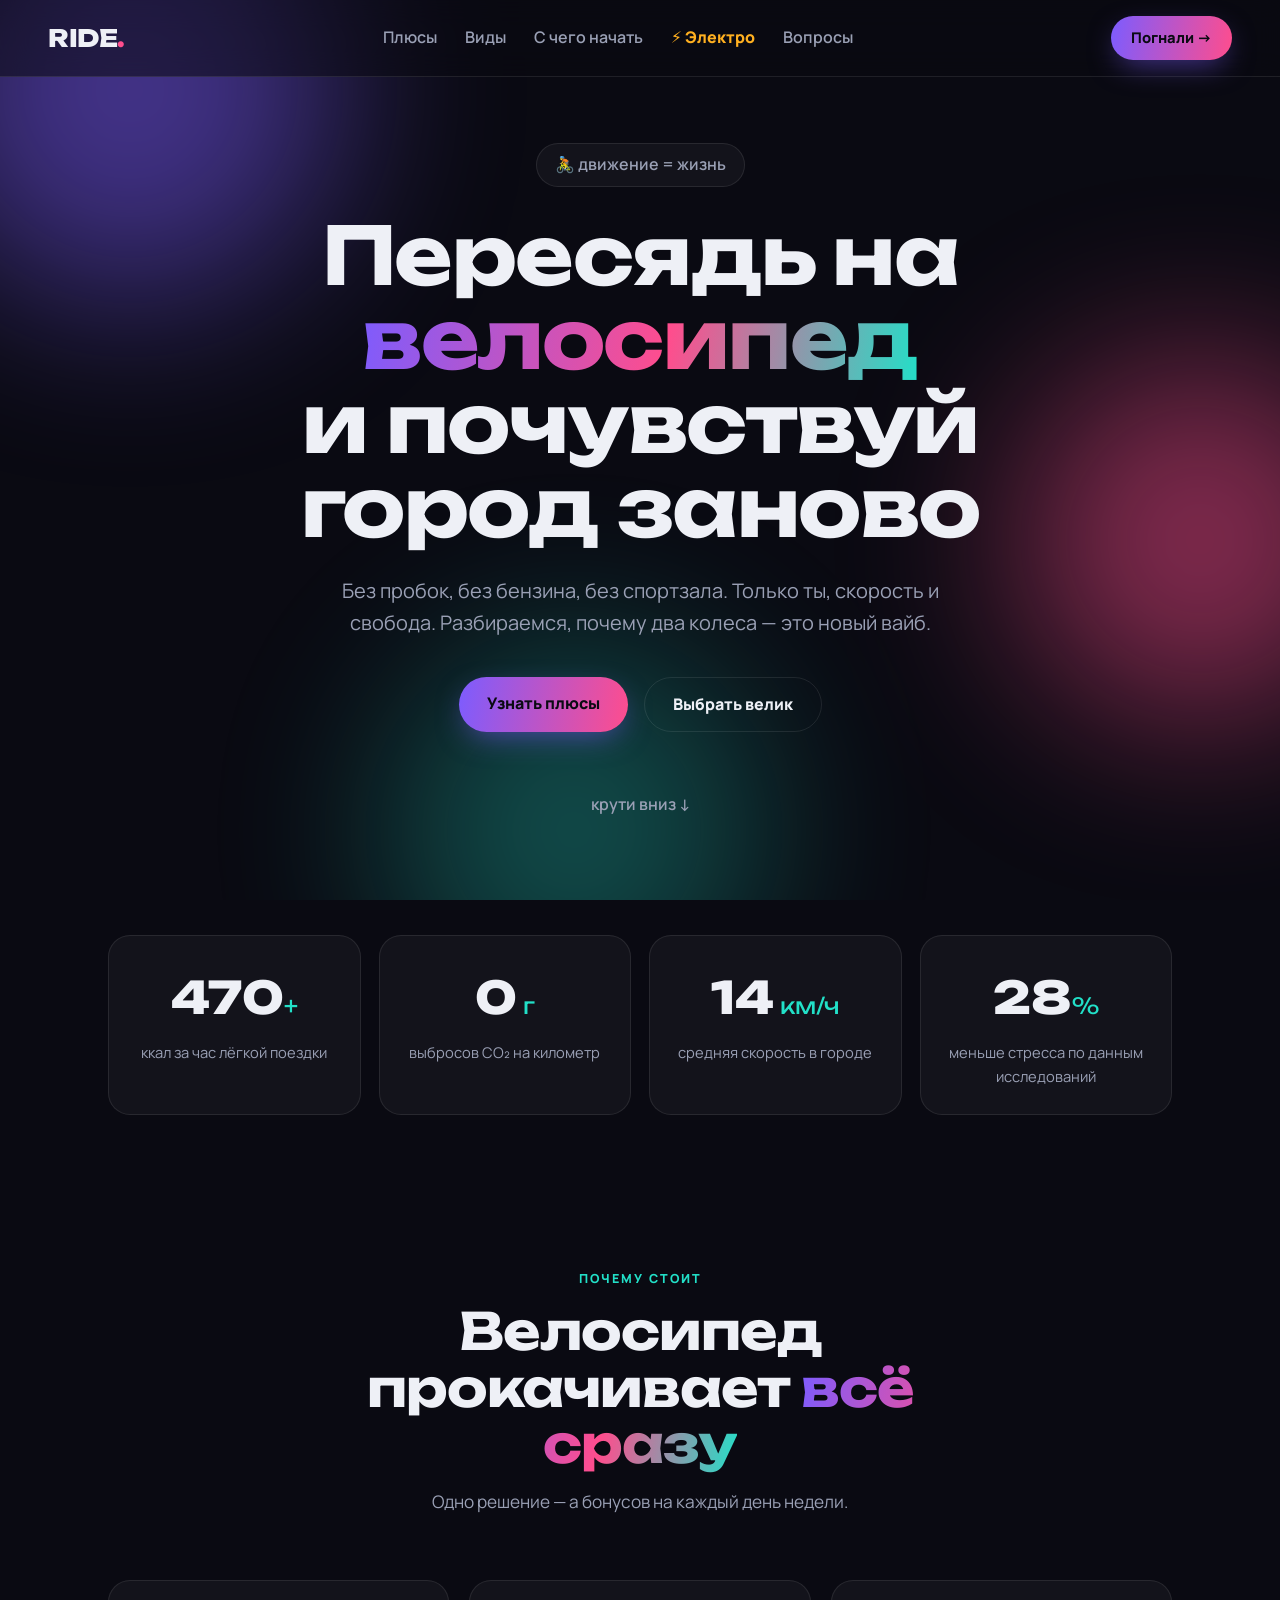
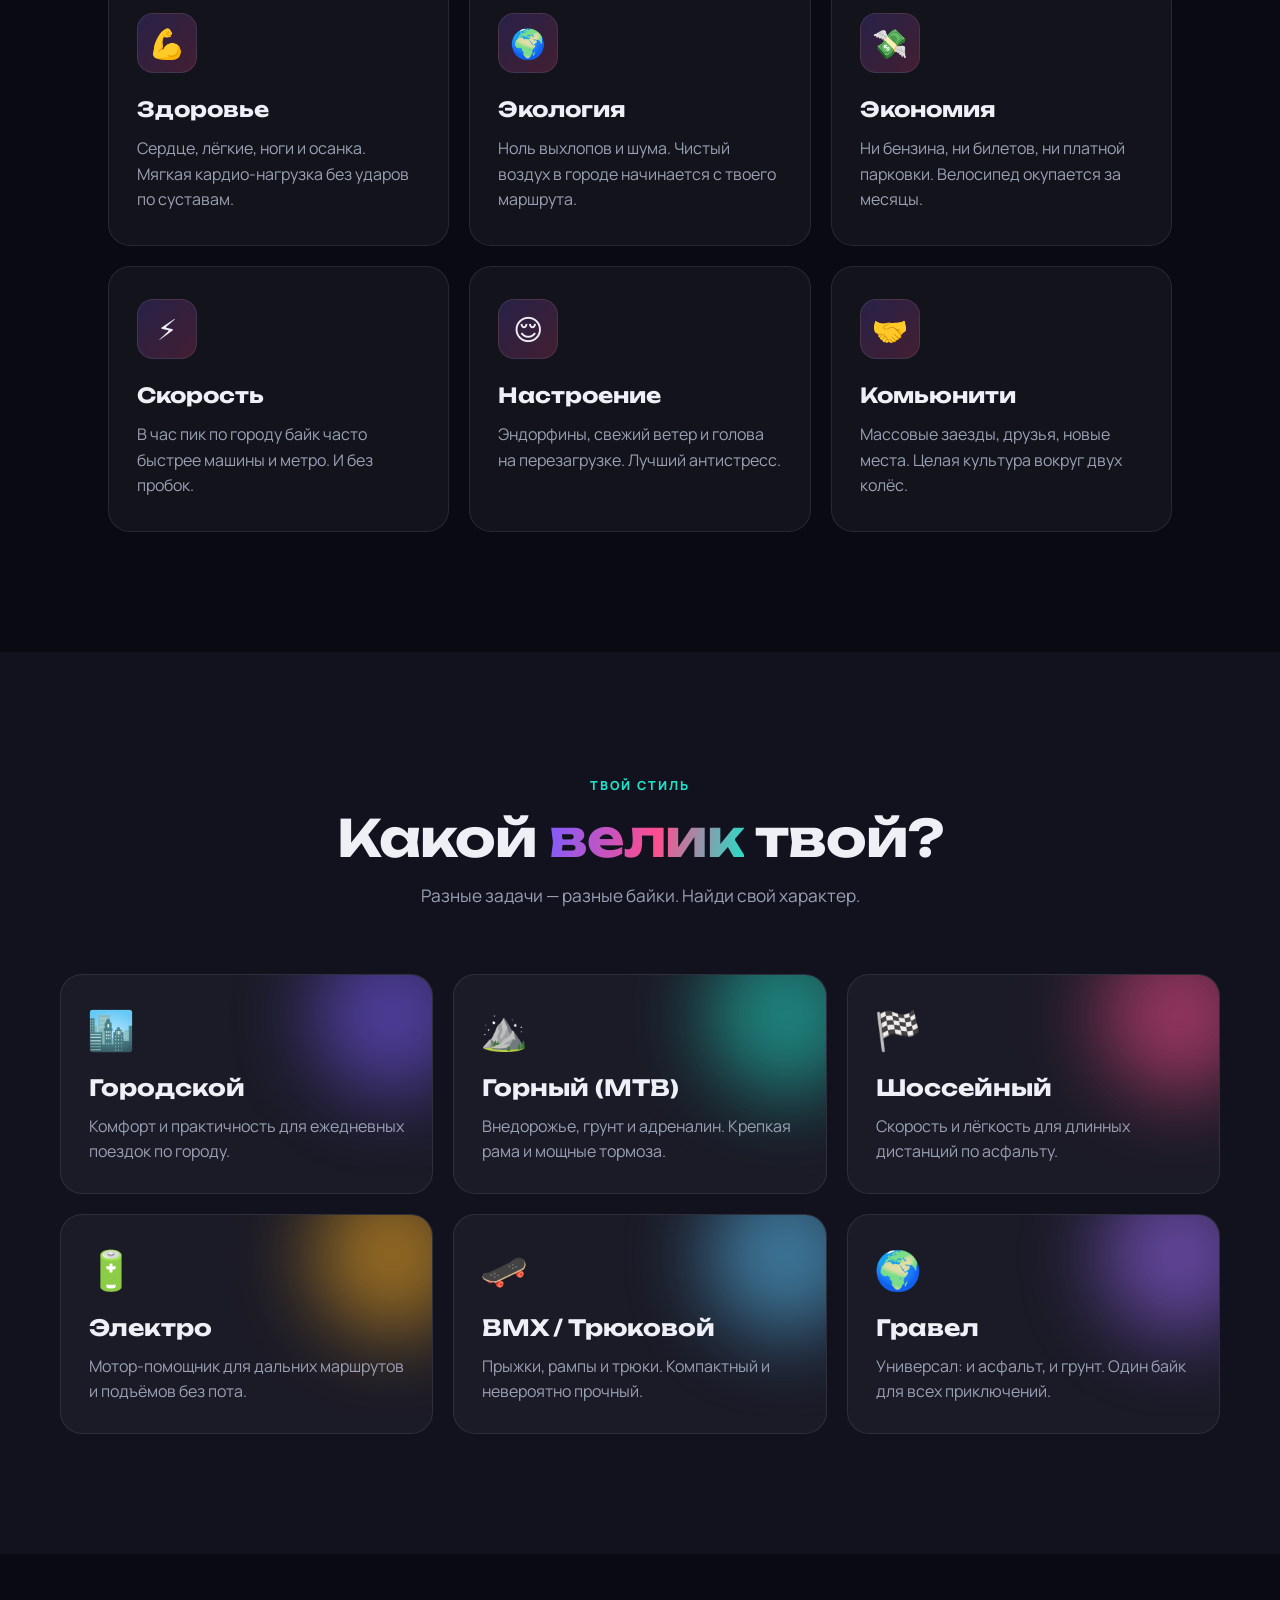
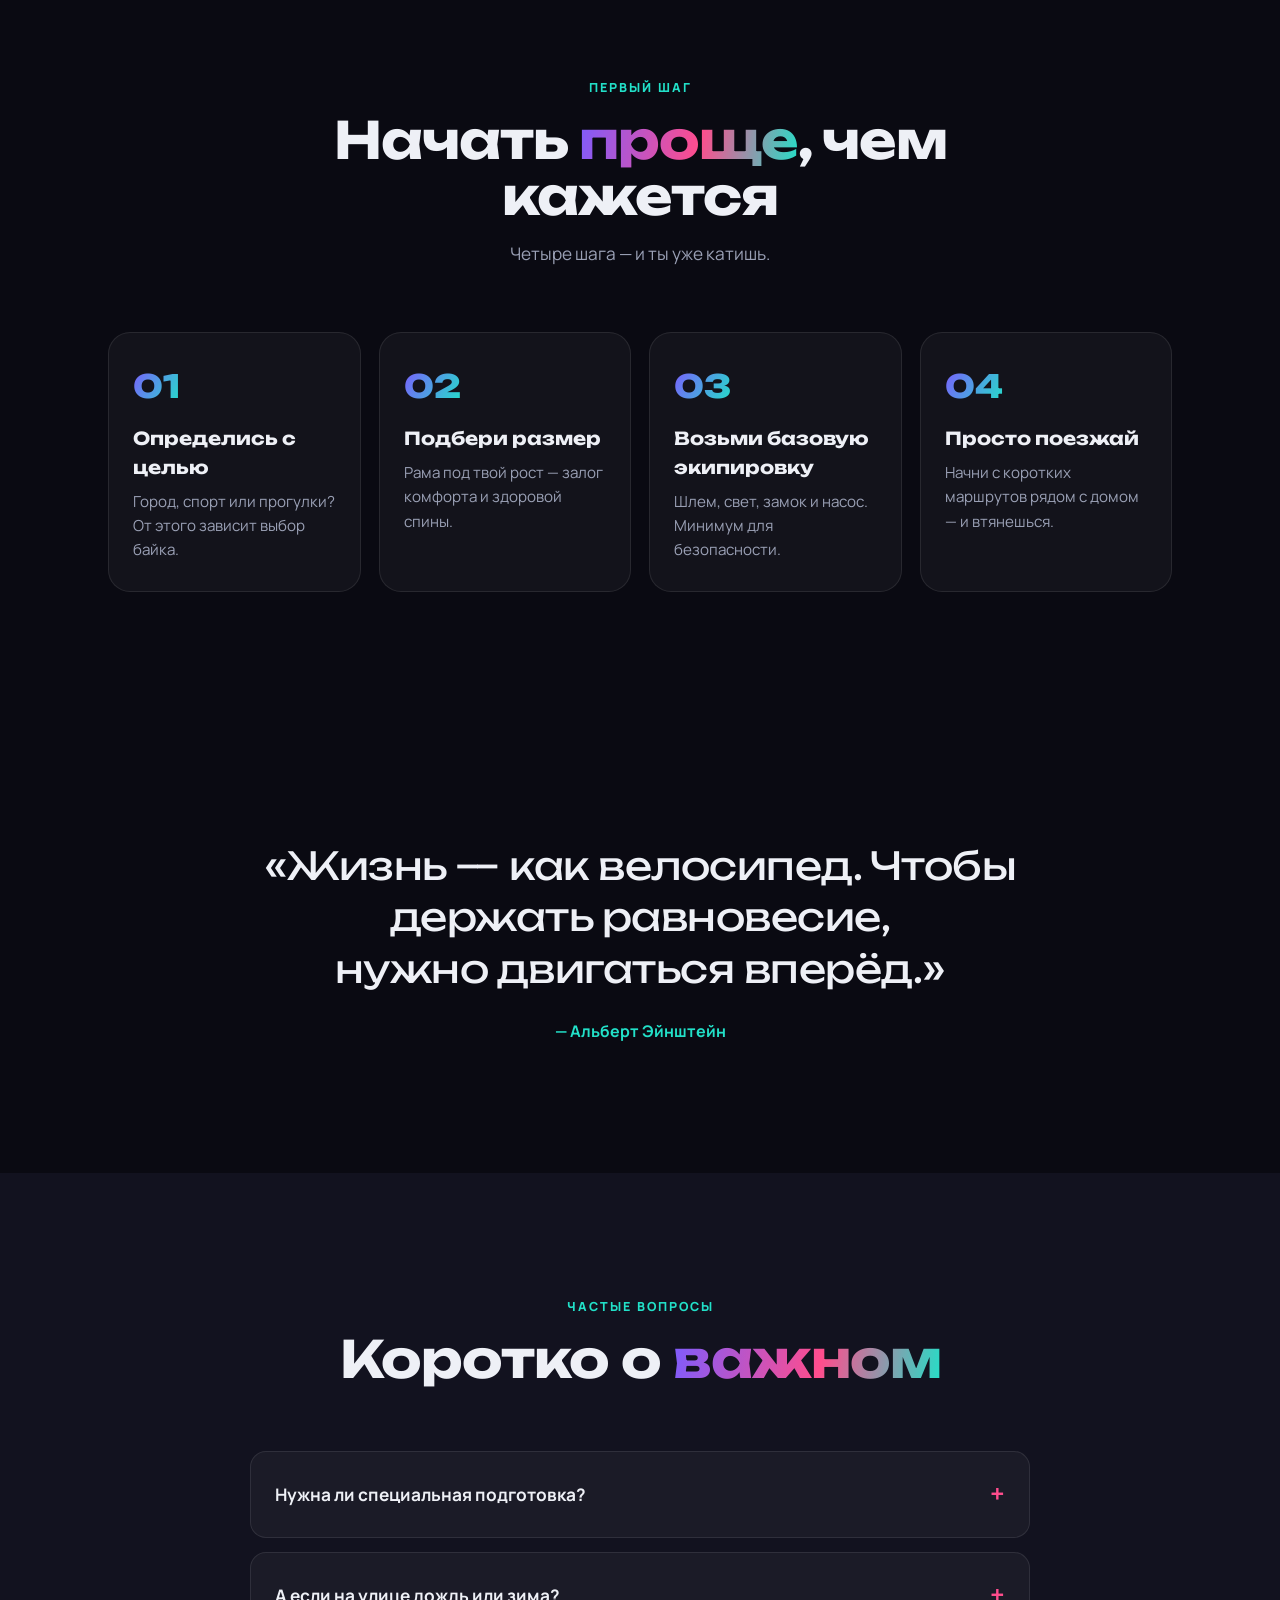
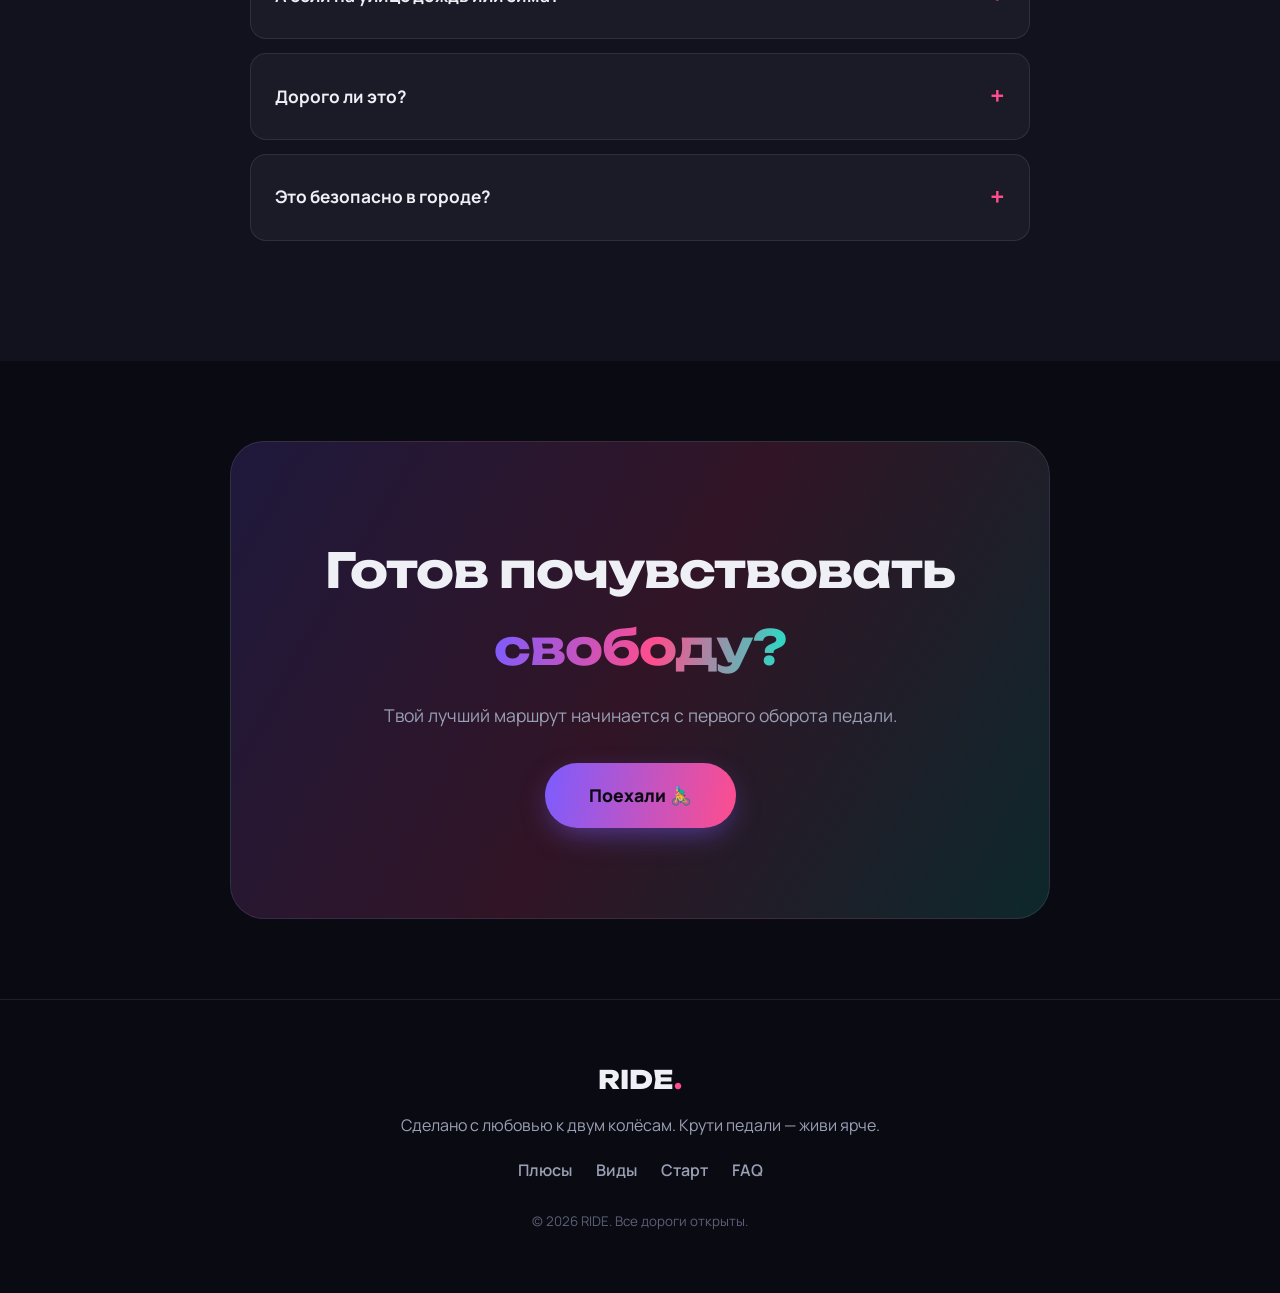
<file: index.html>
<!DOCTYPE html>
<html lang="ru">
<head>
  <meta charset="UTF-8" />
  <meta name="viewport" content="width=device-width, initial-scale=1.0" />
  <meta name="description" content="RIDE — современный сайт о велосипедах: зачем крутить педали, какой велик выбрать и как начать. Стиль, здоровье, свобода." />
  <title>RIDE — жизнь на двух колёсах</title>
  <link rel="preconnect" href="https://fonts.googleapis.com" />
  <link rel="preconnect" href="https://fonts.gstatic.com" crossorigin />
  <link href="https://fonts.googleapis.com/css2?family=Manrope:wght@400;600;800&family=Unbounded:wght@600;800&display=swap" rel="stylesheet" />
  <link rel="stylesheet" href="styles.css" />
</head>
<body>
  <!-- ФОНОВЫЕ БЛИКИ -->
  <div class="bg-orbs" aria-hidden="true">
    <span class="orb orb--1"></span>
    <span class="orb orb--2"></span>
    <span class="orb orb--3"></span>
  </div>

  <!-- ШАПКА -->
  <header class="nav" id="top">
    <a href="#top" class="nav__logo">RIDE<span>.</span></a>
    <nav class="nav__links" id="navLinks">
      <a href="#benefits">Плюсы</a>
      <a href="#types">Виды</a>
      <a href="#start">С чего начать</a>
      <a href="ebike.html" style="color: #ffb020; font-weight: 800;">⚡ Электро</a>
      <a href="#faq">Вопросы</a>
    </nav>
    <a href="#start" class="btn btn--sm nav__cta">Погнали →</a>
    <button class="nav__burger" id="burger" aria-label="Меню">
      <span></span><span></span><span></span>
    </button>
  </header>

  <!-- HERO -->
  <section class="hero">
    <div class="hero__inner">
      <p class="hero__tag reveal">🚴 движение = жизнь</p>
      <h1 class="hero__title reveal">
        Пересядь на <span class="grad">велосипед</span><br />и почувствуй город заново
      </h1>
      <p class="hero__sub reveal">
        Без пробок, без бензина, без спортзала. Только ты, скорость и свобода.
        Разбираемся, почему два колеса — это новый вайб.
      </p>
      <div class="hero__actions reveal">
        <a href="#benefits" class="btn">Узнать плюсы</a>
        <a href="#types" class="btn btn--ghost">Выбрать велик</a>
      </div>
    </div>
    <div class="hero__scroll reveal">крути вниз ↓</div>
  </section>

  <!-- СТАТИСТИКА -->
  <section class="stats">
    <div class="stat">
      <span class="stat__num" data-count="500">0</span><span class="stat__plus">+</span>
      <p>ккал за час лёгкой поездки</p>
    </div>
    <div class="stat">
      <span class="stat__num" data-count="0">0</span><span class="stat__plus"> г</span>
      <p>выбросов CO₂ на километр</p>
    </div>
    <div class="stat">
      <span class="stat__num" data-count="15">0</span><span class="stat__plus"> км/ч</span>
      <p>средняя скорость в городе</p>
    </div>
    <div class="stat">
      <span class="stat__num" data-count="30">0</span><span class="stat__plus">%</span>
      <p>меньше стресса по данным исследований</p>
    </div>
  </section>

  <!-- ПРЕИМУЩЕСТВА -->
  <section class="section" id="benefits">
    <div class="section__head reveal">
      <span class="eyebrow">Почему стоит</span>
      <h2>Велосипед прокачивает <span class="grad">всё сразу</span></h2>
      <p>Одно решение — а бонусов на каждый день недели.</p>
    </div>
    <div class="cards">
      <article class="card reveal">
        <div class="card__ico">💪</div>
        <h3>Здоровье</h3>
        <p>Сердце, лёгкие, ноги и осанка. Мягкая кардио-нагрузка без ударов по суставам.</p>
      </article>
      <article class="card reveal">
        <div class="card__ico">🌍</div>
        <h3>Экология</h3>
        <p>Ноль выхлопов и шума. Чистый воздух в городе начинается с твоего маршрута.</p>
      </article>
      <article class="card reveal">
        <div class="card__ico">💸</div>
        <h3>Экономия</h3>
        <p>Ни бензина, ни билетов, ни платной парковки. Велосипед окупается за месяцы.</p>
      </article>
      <article class="card reveal">
        <div class="card__ico">⚡</div>
        <h3>Скорость</h3>
        <p>В час пик по городу байк часто быстрее машины и метро. И без пробок.</p>
      </article>
      <article class="card reveal">
        <div class="card__ico">😌</div>
        <h3>Настроение</h3>
        <p>Эндорфины, свежий ветер и голова на перезагрузке. Лучший антистресс.</p>
      </article>
      <article class="card reveal">
        <div class="card__ico">🤝</div>
        <h3>Комьюнити</h3>
        <p>Массовые заезды, друзья, новые места. Целая культура вокруг двух колёс.</p>
      </article>
    </div>
  </section>

  <!-- ВИДЫ -->
  <section class="section section--alt" id="types">
    <div class="section__head reveal">
      <span class="eyebrow">Твой стиль</span>
      <h2>Какой <span class="grad">велик</span> твой?</h2>
      <p>Разные задачи — разные байки. Найди свой характер.</p>
    </div>
    <div class="types" id="typesGrid"></div>
  </section>

  <!-- С ЧЕГО НАЧАТЬ -->
  <section class="section" id="start">
    <div class="section__head reveal">
      <span class="eyebrow">Первый шаг</span>
      <h2>Начать <span class="grad">проще</span>, чем кажется</h2>
      <p>Четыре шага — и ты уже катишь.</p>
    </div>
    <ol class="steps">
      <li class="step reveal">
        <span class="step__n">01</span>
        <h3>Определись с целью</h3>
        <p>Город, спорт или прогулки? От этого зависит выбор байка.</p>
      </li>
      <li class="step reveal">
        <span class="step__n">02</span>
        <h3>Подбери размер</h3>
        <p>Рама под твой рост — залог комфорта и здоровой спины.</p>
      </li>
      <li class="step reveal">
        <span class="step__n">03</span>
        <h3>Возьми базовую экипировку</h3>
        <p>Шлем, свет, замок и насос. Минимум для безопасности.</p>
      </li>
      <li class="step reveal">
        <span class="step__n">04</span>
        <h3>Просто поезжай</h3>
        <p>Начни с коротких маршрутов рядом с домом — и втянешься.</p>
      </li>
    </ol>
  </section>

  <!-- ЦИТАТА -->
  <section class="quote reveal">
    <blockquote>
      «Жизнь — как велосипед. Чтобы держать равновесие,<br />нужно двигаться вперёд.»
    </blockquote>
    <cite>— Альберт Эйнштейн</cite>
  </section>

  <!-- FAQ -->
  <section class="section section--alt" id="faq">
    <div class="section__head reveal">
      <span class="eyebrow">Частые вопросы</span>
      <h2>Коротко о <span class="grad">важном</span></h2>
    </div>
    <div class="faq">
      <details class="faq__item reveal">
        <summary>Нужна ли специальная подготовка?</summary>
        <p>Нет. Если умеешь держать равновесие — ты готов. Мышцы и выносливость подтянутся сами за пару недель.</p>
      </details>
      <details class="faq__item reveal">
        <summary>А если на улице дождь или зима?</summary>
        <p>Крылья, свет и правильная одежда решают почти всё. Тысячи людей катают круглый год — вопрос экипировки, а не сезона.</p>
      </details>
      <details class="faq__item reveal">
        <summary>Дорого ли это?</summary>
        <p>Надёжный городской велосипед стоит как несколько месяцев проездного, а служит годами. Дальше — почти бесплатное передвижение.</p>
      </details>
      <details class="faq__item reveal">
        <summary>Это безопасно в городе?</summary>
        <p>Да, если соблюдать правила, быть заметным и предсказуемым. Шлем, свет и внимание снижают риски в разы.</p>
      </details>
    </div>
  </section>

  <!-- CTA -->
  <section class="cta reveal">
    <h2>Готов почувствовать <span class="grad">свободу?</span></h2>
    <p>Твой лучший маршрут начинается с первого оборота педали.</p>
    <a href="#top" class="btn btn--lg">Поехали 🚴‍♂️</a>
  </section>

  <!-- ФУТЕР -->
  <footer class="footer">
    <div class="footer__logo">RIDE<span>.</span></div>
    <p>Сделано с любовью к двум колёсам. Крути педали — живи ярче.</p>
    <div class="footer__links">
      <a href="#benefits">Плюсы</a>
      <a href="#types">Виды</a>
      <a href="#start">Старт</a>
      <a href="#faq">FAQ</a>
    </div>
    <small>© 2026 RIDE. Все дороги открыты.</small>
  </footer>

  <script src="script.js"></script>
</body>
</html>
</file>
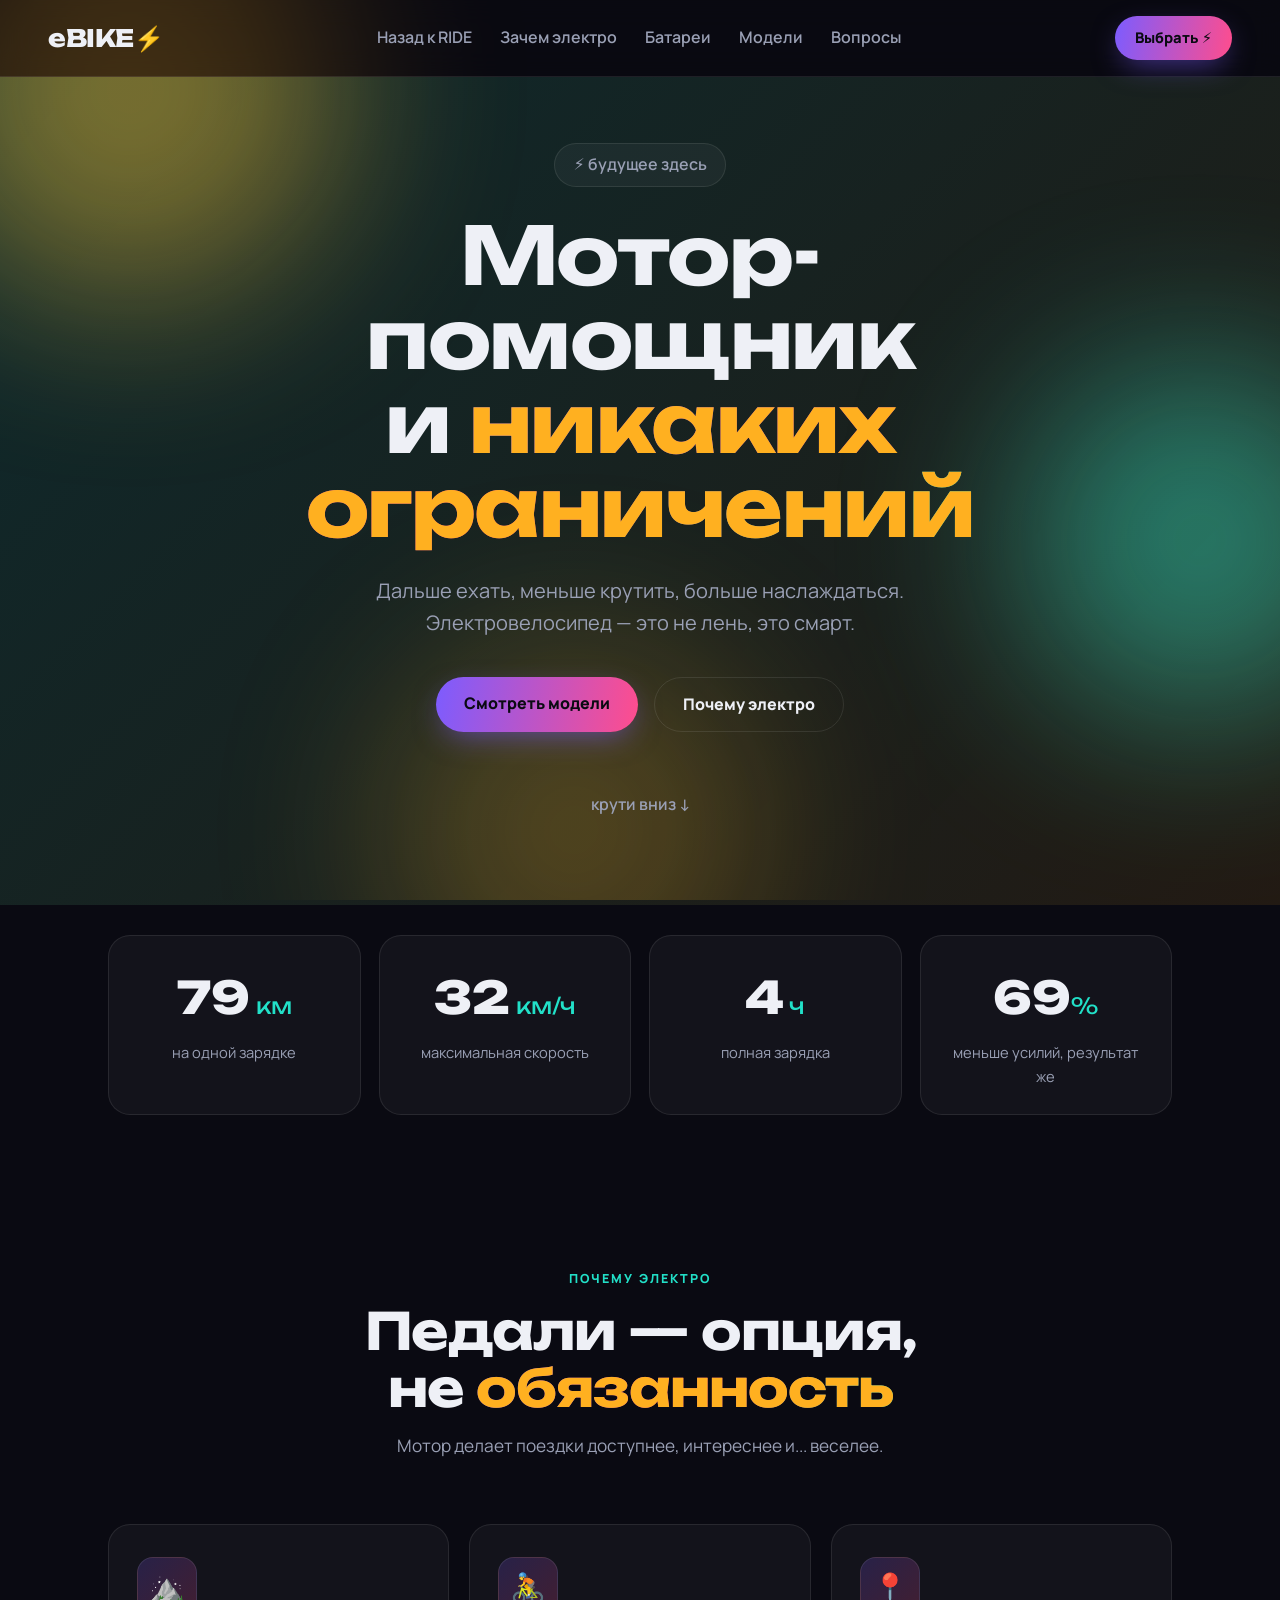
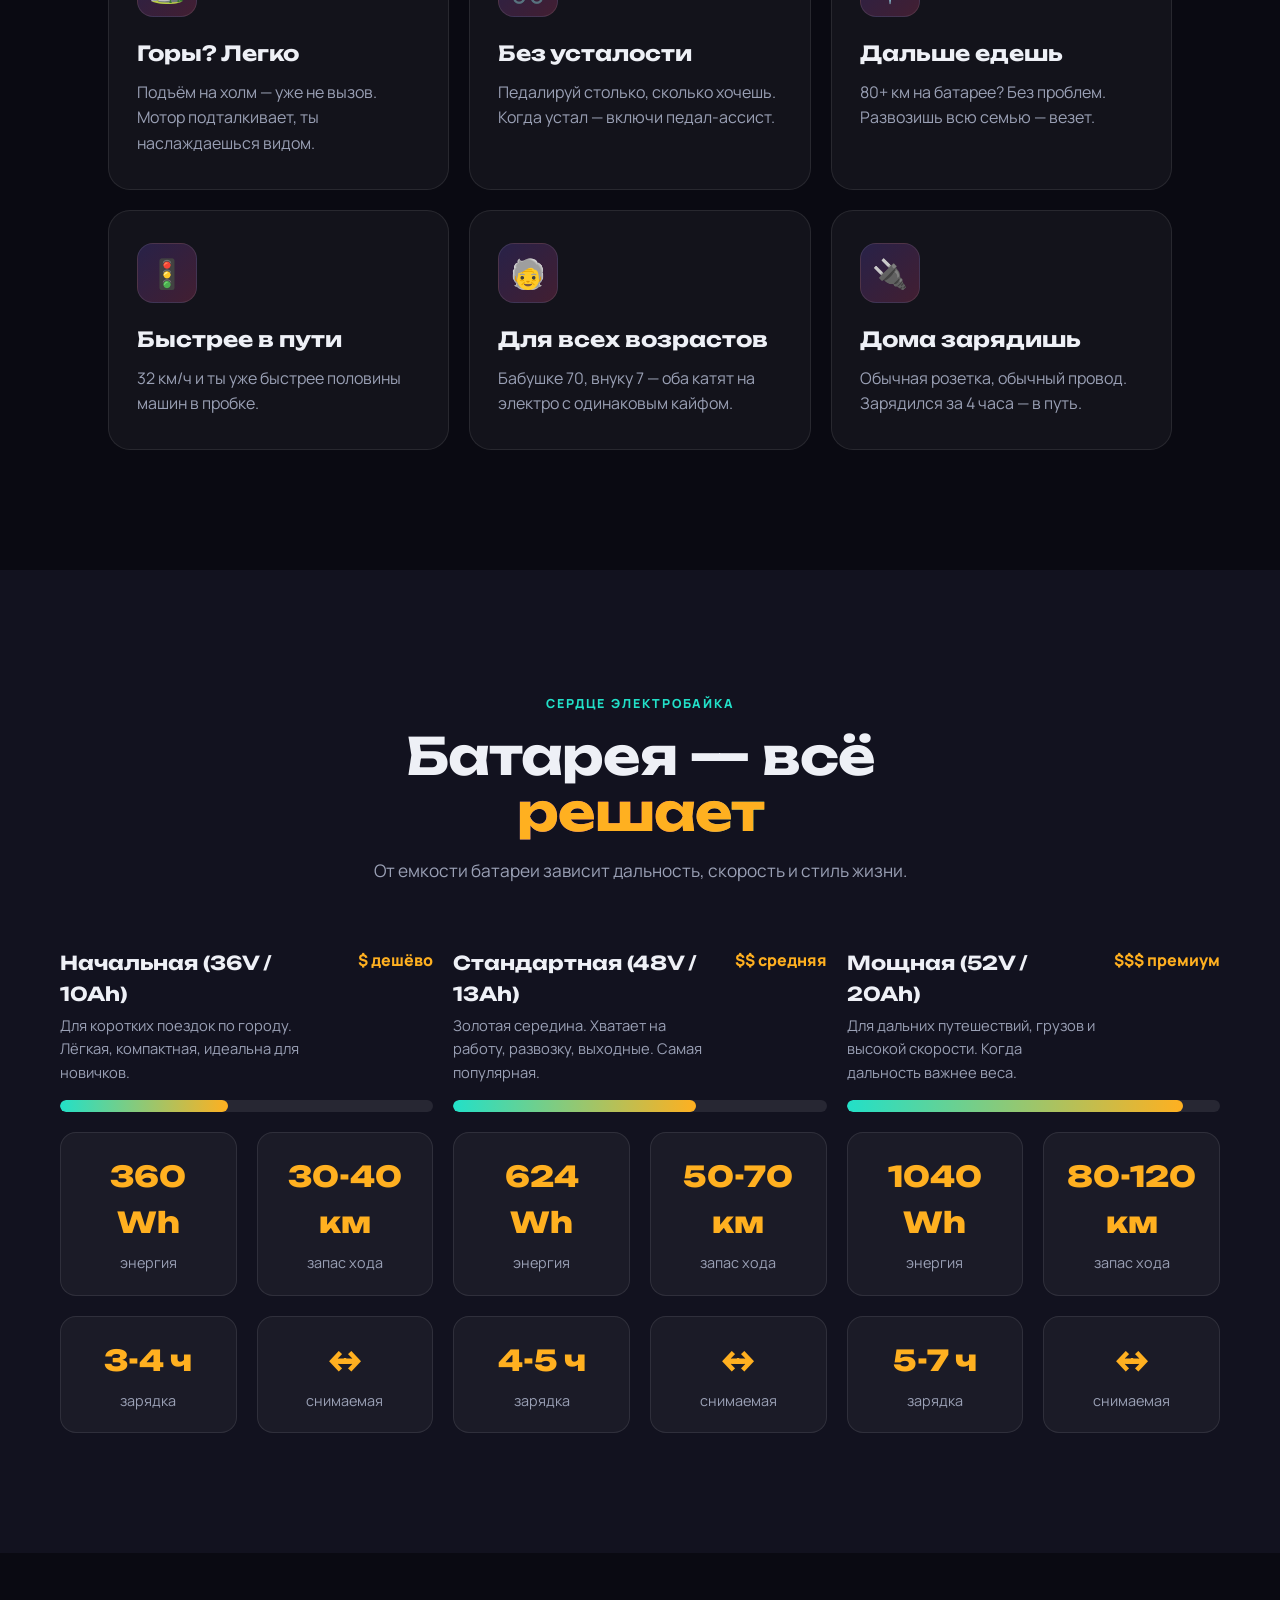
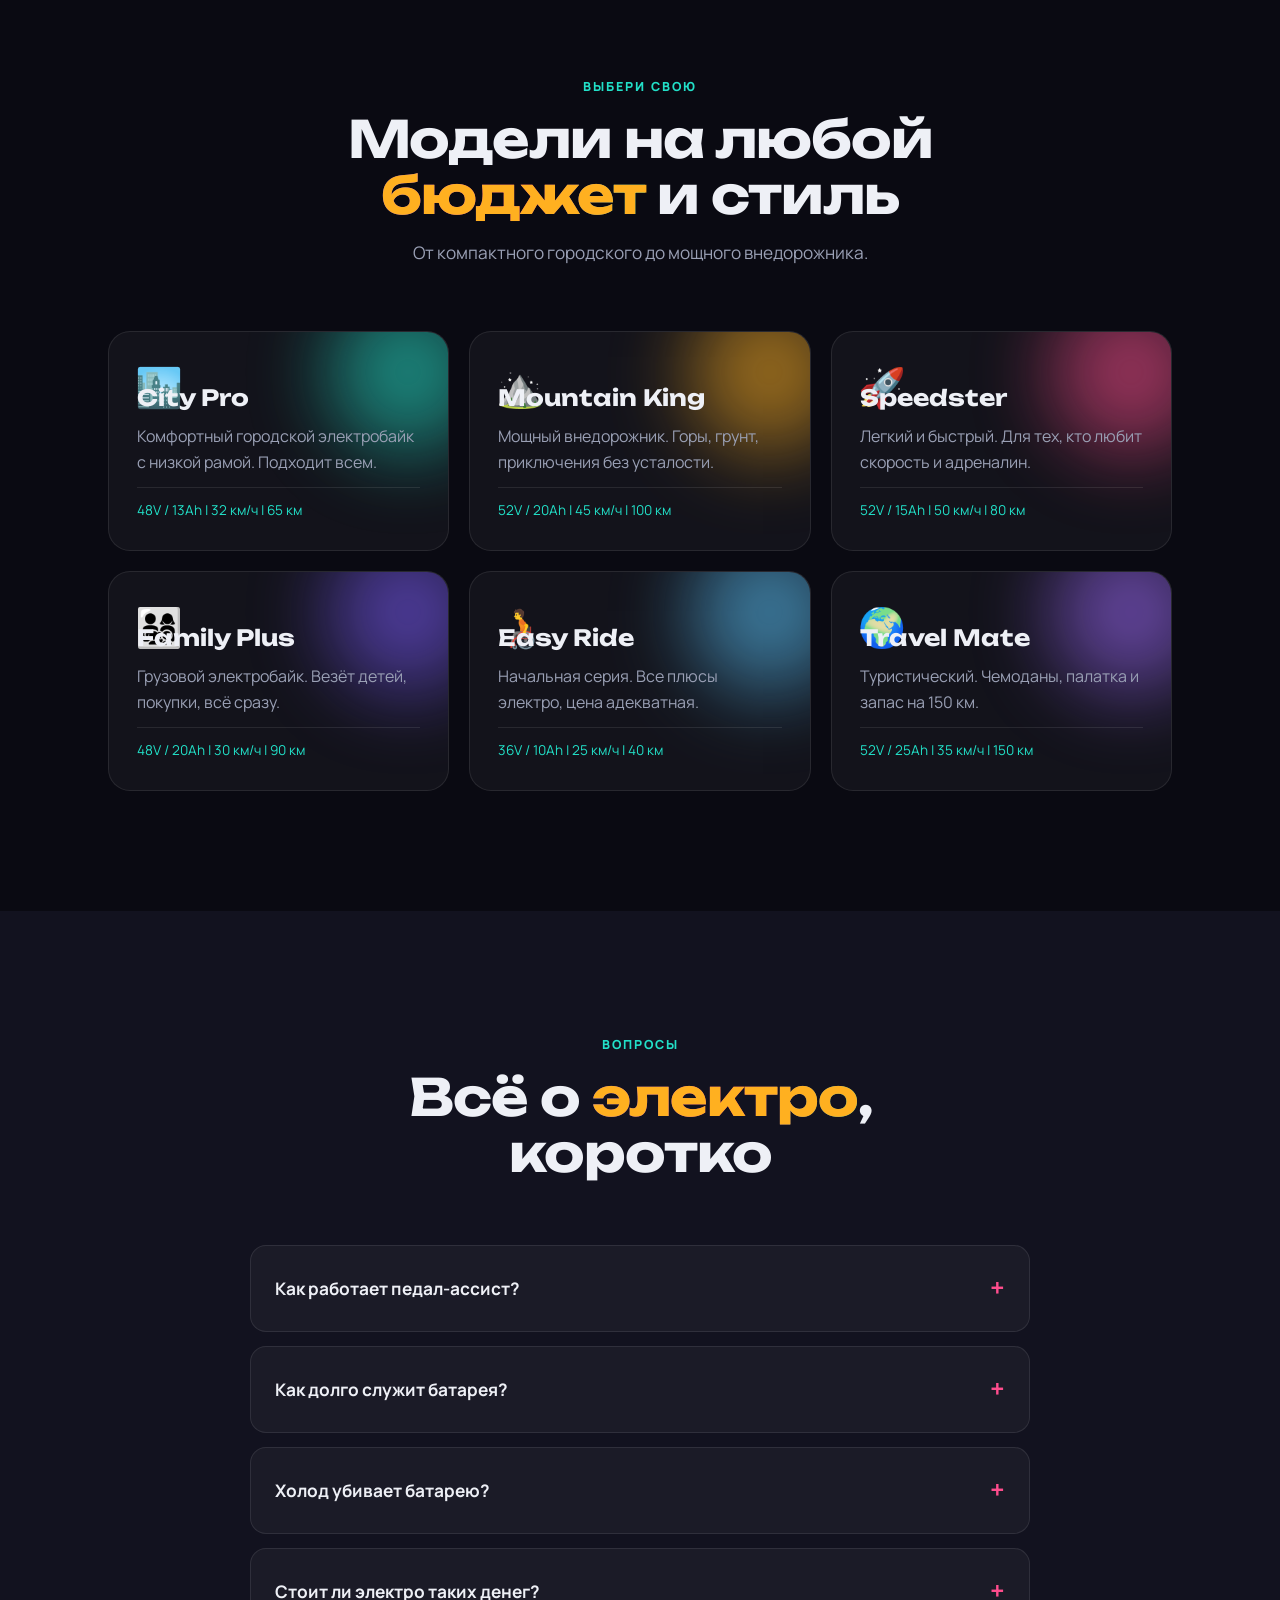
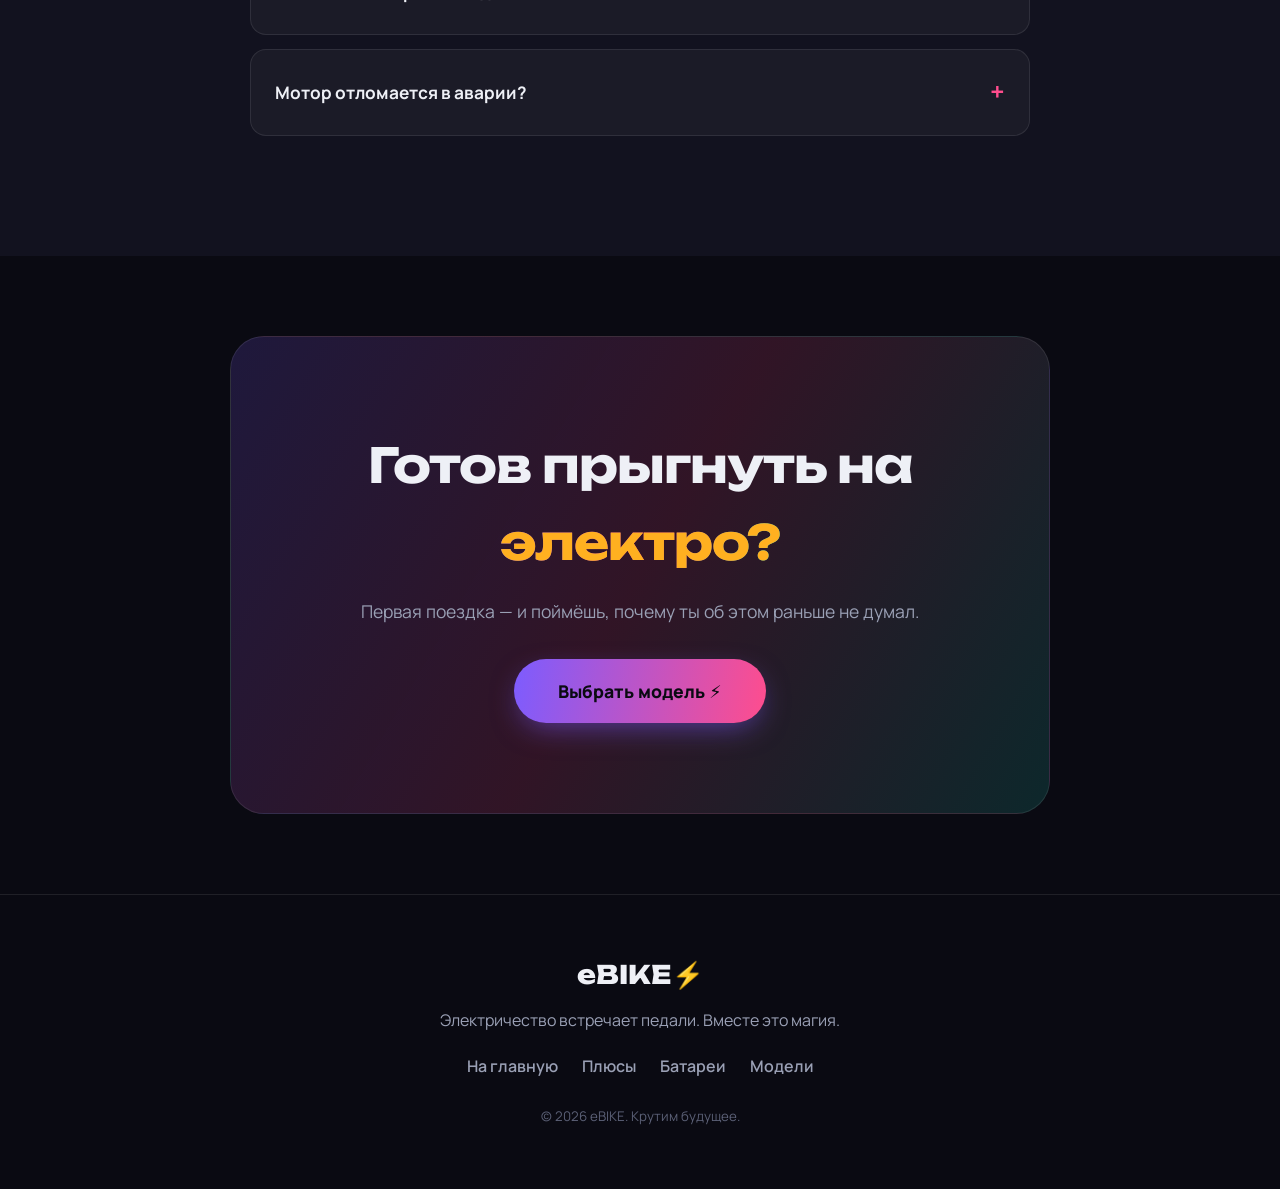
<file: ebike.html>
<!DOCTYPE html>
<html lang="ru">
<head>
  <meta charset="UTF-8" />
  <meta name="viewport" content="width=device-width, initial-scale=1.0" />
  <meta name="description" content="eBIKE — электровелосипеды нового поколения. Батарея, мотор, стиль и свобода без усталости." />
  <title>eBIKE — электро по жизни</title>
  <link rel="preconnect" href="https://fonts.googleapis.com" />
  <link rel="preconnect" href="https://fonts.gstatic.com" crossorigin />
  <link href="https://fonts.googleapis.com/css2?family=Manrope:wght@400;600;800&family=Unbounded:wght@600;800&display=swap" rel="stylesheet" />
  <link rel="stylesheet" href="styles.css" />
  <style>
    .ebike-hero { background: linear-gradient(135deg, rgba(34, 224, 200, 0.15), rgba(255, 176, 32, 0.1)); }
    .ebike-accent { color: #ffb020; }
    .battery-bar {
      height: 12px; border-radius: 20px; background: var(--stroke);
      overflow: hidden; margin: 12px 0;
    }
    .battery-fill {
      height: 100%; background: linear-gradient(90deg, #22e0c8, #ffb020);
      border-radius: 20px; transition: width .6s ease;
    }
    .specs-grid { display: grid; grid-template-columns: repeat(2, 1fr); gap: 20px; margin-top: 20px; }
    .spec-card {
      background: var(--card); border: 1px solid var(--stroke); border-radius: 16px;
      padding: 20px; text-align: center;
    }
    .spec-num { font-family: "Unbounded", sans-serif; font-size: 1.8rem; color: #ffb020; font-weight: 800; }
    .spec-label { color: var(--muted); font-size: .9rem; margin-top: 6px; }
  </style>
</head>
<body>
  <!-- ФОНОВЫЕ БЛИКИ -->
  <div class="bg-orbs" aria-hidden="true">
    <span class="orb orb--1" style="background: #ffb020;"></span>
    <span class="orb orb--2" style="background: #22e0c8;"></span>
    <span class="orb orb--3" style="background: #ffb020; opacity: 0.25;"></span>
  </div>

  <!-- ШАПКА -->
  <header class="nav" id="top">
    <a href="index.html" class="nav__logo">eBIKE<span>⚡</span></a>
    <nav class="nav__links" id="navLinks">
      <a href="index.html">Назад к RIDE</a>
      <a href="#why">Зачем электро</a>
      <a href="#battery">Батареи</a>
      <a href="#models">Модели</a>
      <a href="#faq">Вопросы</a>
    </nav>
    <a href="#models" class="btn btn--sm nav__cta">Выбрать ⚡</a>
    <button class="nav__burger" id="burger" aria-label="Меню">
      <span></span><span></span><span></span>
    </button>
  </header>

  <!-- HERO -->
  <section class="hero ebike-hero">
    <div class="hero__inner">
      <p class="hero__tag reveal">⚡ будущее здесь</p>
      <h1 class="hero__title reveal">
        Мотор-помощник<br />и <span class="grad ebike-accent">никаких ограничений</span>
      </h1>
      <p class="hero__sub reveal">
        Дальше ехать, меньше крутить, больше наслаждаться. Электровелосипед — это не лень, это смарт.
      </p>
      <div class="hero__actions reveal">
        <a href="#models" class="btn">Смотреть модели</a>
        <a href="#why" class="btn btn--ghost">Почему электро</a>
      </div>
    </div>
    <div class="hero__scroll reveal">крути вниз ↓</div>
  </section>

  <!-- БЫСТРЫЕ ФАКТЫ -->
  <section class="stats">
    <div class="stat">
      <span class="stat__num" data-count="80">0</span><span class="stat__plus"> км</span>
      <p>на одной зарядке</p>
    </div>
    <div class="stat">
      <span class="stat__num" data-count="32">0</span><span class="stat__plus"> км/ч</span>
      <p>максимальная скорость</p>
    </div>
    <div class="stat">
      <span class="stat__num" data-count="4">0</span><span class="stat__plus"> ч</span>
      <p>полная зарядка</p>
    </div>
    <div class="stat">
      <span class="stat__num" data-count="70">0</span><span class="stat__plus">%</span>
      <p>меньше усилий, результат же</p>
    </div>
  </section>

  <!-- ПРЕИМУЩЕСТВА -->
  <section class="section" id="why">
    <div class="section__head reveal">
      <span class="eyebrow">Почему электро</span>
      <h2>Педали — опция, не <span class="grad ebike-accent">обязанность</span></h2>
      <p>Мотор делает поездки доступнее, интереснее и... веселее.</p>
    </div>
    <div class="cards">
      <article class="card reveal">
        <div class="card__ico">⛰️</div>
        <h3>Горы? Легко</h3>
        <p>Подъём на холм — уже не вызов. Мотор подталкивает, ты наслаждаешься видом.</p>
      </article>
      <article class="card reveal">
        <div class="card__ico">🚴</div>
        <h3>Без усталости</h3>
        <p>Педалируй столько, сколько хочешь. Когда устал — включи педал-ассист.</p>
      </article>
      <article class="card reveal">
        <div class="card__ico">📍</div>
        <h3>Дальше едешь</h3>
        <p>80+ км на батарее? Без проблем. Развозишь всю семью — везет.</p>
      </article>
      <article class="card reveal">
        <div class="card__ico">🚦</div>
        <h3>Быстрее в пути</h3>
        <p>32 км/ч и ты уже быстрее половины машин в пробке.</p>
      </article>
      <article class="card reveal">
        <div class="card__ico">🧓</div>
        <h3>Для всех возрастов</h3>
        <p>Бабушке 70, внуку 7 — оба катят на электро с одинаковым кайфом.</p>
      </article>
      <article class="card reveal">
        <div class="card__ico">🔌</div>
        <h3>Дома зарядишь</h3>
        <p>Обычная розетка, обычный провод. Зарядился за 4 часа — в путь.</p>
      </article>
    </div>
  </section>

  <!-- БАТАРЕЙНЫЙ РАЗДЕЛ -->
  <section class="section section--alt" id="battery">
    <div class="section__head reveal">
      <span class="eyebrow">Сердце электробайка</span>
      <h2>Батарея — всё <span class="grad ebike-accent">решает</span></h2>
      <p>От емкости батареи зависит дальность, скорость и стиль жизни.</p>
    </div>
    <div id="batteryTypes"></div>
  </section>

  <!-- ТИПОВЫЕ МОДЕЛИ -->
  <section class="section" id="models">
    <div class="section__head reveal">
      <span class="eyebrow">Выбери свою</span>
      <h2>Модели на любой <span class="grad ebike-accent">бюджет</span> и стиль</h2>
      <p>От компактного городского до мощного внедорожника.</p>
    </div>
    <div id="modelsGrid"></div>
  </section>

  <!-- FAQ -->
  <section class="section section--alt" id="faq">
    <div class="section__head reveal">
      <span class="eyebrow">Вопросы</span>
      <h2>Всё о <span class="grad ebike-accent">электро</span>, коротко</h2>
    </div>
    <div class="faq">
      <details class="faq__item reveal">
        <summary>Как работает педал-ассист?</summary>
        <p>Датчики фиксируют твоё педалирование, мотор подключается автоматически и помогает крутить. Ты педалируешь, мотор усиливает — вместе легче.</p>
      </details>
      <details class="faq__item reveal">
        <summary>Как долго служит батарея?</summary>
        <p>Качественная батарея держит 500–1000 полных циклов зарядки. Это 3–5 лет интенсивного использования. Потом теряет ёмкость, но продолжает работать.</p>
      </details>
      <details class="faq__item reveal">
        <summary>Холод убивает батарею?</summary>
        <p>В мороз батарея работает менее эффективно, но не ломается. Дома заряжай, на улице катай — всё нормально.</p>
      </details>
      <details class="faq__item reveal">
        <summary>Стоит ли электро таких денег?</summary>
        <p>Если ездишь на работу каждый день — окупается за год-два. Если катаешь для кайфа — это инвестиция в здоровье и настроение, а они дороже.</p>
      </details>
      <details class="faq__item reveal">
        <summary>Мотор отломается в аварии?</summary>
        <p>Моторы монтируются крепко. Возможны повреждения, как на обычном байке, но мотор обычно выживает.</p>
      </details>
    </div>
  </section>

  <!-- CTA -->
  <section class="cta reveal">
    <h2>Готов прыгнуть на <span class="grad ebike-accent">электро?</span></h2>
    <p>Первая поездка — и поймёшь, почему ты об этом раньше не думал.</p>
    <a href="#top" class="btn btn--lg">Выбрать модель ⚡</a>
  </section>

  <!-- ФУТЕР -->
  <footer class="footer">
    <div class="footer__logo">eBIKE<span>⚡</span></div>
    <p>Электричество встречает педали. Вместе это магия.</p>
    <div class="footer__links">
      <a href="index.html">На главную</a>
      <a href="#why">Плюсы</a>
      <a href="#battery">Батареи</a>
      <a href="#models">Модели</a>
    </div>
    <small>© 2026 eBIKE. Крутим будущее.</small>
  </footer>

  <script src="ebike-script.js"></script>
</body>
</html>
</file>
<file: styles.css>
/* ===== БАЗА ===== */
:root {
  --bg: #0a0a12;
  --bg-soft: #12121f;
  --card: rgba(255, 255, 255, 0.04);
  --stroke: rgba(255, 255, 255, 0.09);
  --text: #eef0f6;
  --muted: #9aa0b5;
  --c1: #7c5cff;   /* фиолет */
  --c2: #ff4d8d;   /* розовый */
  --c3: #22e0c8;   /* мятный */
  --radius: 22px;
  --maxw: 1160px;
}

* { margin: 0; padding: 0; box-sizing: border-box; }

html { scroll-behavior: smooth; }

body {
  font-family: "Manrope", system-ui, sans-serif;
  background: var(--bg);
  color: var(--text);
  line-height: 1.6;
  overflow-x: hidden;
  position: relative;
}

h1, h2, h3, .nav__logo, .footer__logo { font-family: "Unbounded", sans-serif; }

.grad {
  background: linear-gradient(100deg, var(--c1), var(--c2) 55%, var(--c3));
  -webkit-background-clip: text;
  background-clip: text;
  color: transparent;
}

/* ===== ФОНОВЫЕ БЛИКИ ===== */
.bg-orbs { position: fixed; inset: 0; z-index: -1; overflow: hidden; }
.orb { position: absolute; border-radius: 50%; filter: blur(90px); opacity: 0.5; }
.orb--1 { width: 420px; height: 420px; background: var(--c1); top: -120px; left: -80px; }
.orb--2 { width: 360px; height: 360px; background: var(--c2); top: 40%; right: -100px; }
.orb--3 { width: 380px; height: 380px; background: var(--c3); bottom: -120px; left: 30%; opacity: 0.3; }

/* ===== НАВИГАЦИЯ ===== */
.nav {
  position: sticky; top: 0; z-index: 50;
  display: flex; align-items: center; justify-content: space-between;
  gap: 20px; padding: 16px clamp(18px, 5vw, 48px);
  backdrop-filter: blur(14px);
  background: rgba(10, 10, 18, 0.55);
  border-bottom: 1px solid var(--stroke);
}
.nav__logo { font-size: 1.5rem; font-weight: 800; color: var(--text); text-decoration: none; letter-spacing: -0.5px; }
.nav__logo span { color: var(--c2); }
.nav__links { display: flex; gap: 28px; }
.nav__links a { color: var(--muted); text-decoration: none; font-weight: 600; transition: color .2s; }
.nav__links a:hover { color: var(--text); }
.nav__burger { display: none; flex-direction: column; gap: 5px; background: none; border: 0; cursor: pointer; }
.nav__burger span { width: 26px; height: 2.5px; background: var(--text); border-radius: 2px; transition: .3s; }

/* ===== КНОПКИ ===== */
.btn {
  display: inline-block; padding: 14px 28px; border-radius: 100px;
  font-weight: 800; text-decoration: none; color: #0a0a12;
  background: linear-gradient(100deg, var(--c1), var(--c2));
  border: 0; cursor: pointer; transition: transform .2s, box-shadow .3s;
  box-shadow: 0 10px 30px -8px rgba(124, 92, 255, 0.6);
}
.btn:hover { transform: translateY(-3px); box-shadow: 0 16px 40px -8px rgba(255, 77, 141, 0.55); }
.btn--ghost { background: transparent; color: var(--text); border: 1.5px solid var(--stroke); box-shadow: none; }
.btn--ghost:hover { border-color: var(--c3); }
.btn--sm { padding: 10px 20px; font-size: .92rem; }
.btn--lg { padding: 18px 44px; font-size: 1.1rem; }

/* ===== HERO ===== */
.hero {
  min-height: 92vh; display: flex; flex-direction: column;
  align-items: center; justify-content: center; text-align: center;
  padding: 40px clamp(18px, 5vw, 48px) 60px; position: relative;
}
.hero__inner { max-width: 860px; }
.hero__tag {
  display: inline-block; padding: 8px 18px; border-radius: 100px;
  background: var(--card); border: 1px solid var(--stroke);
  color: var(--muted); font-weight: 600; margin-bottom: 26px;
}
.hero__title { font-size: clamp(2.4rem, 7vw, 5rem); line-height: 1.05; letter-spacing: -1.5px; }
.hero__sub { color: var(--muted); font-size: clamp(1rem, 2.4vw, 1.25rem); margin: 26px auto 0; max-width: 620px; }
.hero__actions { display: flex; gap: 16px; justify-content: center; flex-wrap: wrap; margin-top: 38px; }
.hero__scroll { margin-top: 60px; color: var(--muted); font-weight: 600; animation: bob 1.8s ease-in-out infinite; }
@keyframes bob { 50% { transform: translateY(8px); } }

/* ===== СТАТИСТИКА ===== */
.stats {
  max-width: var(--maxw); margin: 0 auto; padding: 30px clamp(18px, 5vw, 48px);
  display: grid; grid-template-columns: repeat(4, 1fr); gap: 18px;
}
.stat {
  background: var(--card); border: 1px solid var(--stroke); border-radius: var(--radius);
  padding: 26px 22px; text-align: center;
}
.stat__num { font-family: "Unbounded", sans-serif; font-size: clamp(1.8rem, 4vw, 2.8rem); font-weight: 800; }
.stat__plus { font-family: "Unbounded", sans-serif; font-size: 1.4rem; color: var(--c3); }
.stat p { color: var(--muted); font-size: .92rem; margin-top: 8px; }

/* ===== СЕКЦИИ ===== */
.section { max-width: var(--maxw); margin: 0 auto; padding: clamp(60px, 10vw, 120px) clamp(18px, 5vw, 48px); }
.section--alt { max-width: 100%; background: var(--bg-soft); }
.section--alt > * { max-width: var(--maxw); margin-left: auto; margin-right: auto; }
.section__head { text-align: center; max-width: 620px; margin: 0 auto clamp(40px, 6vw, 64px); }
.eyebrow {
  display: inline-block; text-transform: uppercase; letter-spacing: 2px;
  font-size: .78rem; font-weight: 800; color: var(--c3); margin-bottom: 14px;
}
.section__head h2 { font-size: clamp(1.9rem, 5vw, 3.2rem); line-height: 1.1; letter-spacing: -1px; }
.section__head p { color: var(--muted); margin-top: 16px; font-size: 1.08rem; }

/* ===== КАРТОЧКИ ПРЕИМУЩЕСТВ ===== */
.cards { display: grid; grid-template-columns: repeat(3, 1fr); gap: 20px; }
.card {
  background: var(--card); border: 1px solid var(--stroke); border-radius: var(--radius);
  padding: 32px 28px; transition: transform .3s, border-color .3s, background .3s;
  position: relative; overflow: hidden;
}
.card::before {
  content: ""; position: absolute; inset: 0; opacity: 0; transition: opacity .3s;
  background: radial-gradient(400px circle at top left, rgba(124, 92, 255, 0.14), transparent 60%);
}
.card:hover { transform: translateY(-6px); border-color: rgba(124, 92, 255, 0.5); }
.card:hover::before { opacity: 1; }
.card__ico {
  width: 60px; height: 60px; display: grid; place-items: center; font-size: 1.8rem;
  border-radius: 16px; background: linear-gradient(135deg, rgba(124,92,255,.2), rgba(255,77,141,.2));
  border: 1px solid var(--stroke); margin-bottom: 20px;
}
.card h3 { font-size: 1.3rem; margin-bottom: 10px; }
.card p { color: var(--muted); }

/* ===== ВИДЫ ВЕЛОСИПЕДОВ ===== */
.types { display: grid; grid-template-columns: repeat(3, 1fr); gap: 20px; }
.type {
  border-radius: var(--radius); padding: 28px; min-height: 220px;
  display: flex; flex-direction: column; justify-content: flex-end;
  border: 1px solid var(--stroke); position: relative; overflow: hidden;
  background: var(--card); transition: transform .3s;
}
.type:hover { transform: translateY(-6px) scale(1.01); }
.type__glow { position: absolute; top: -40px; right: -40px; width: 160px; height: 160px; border-radius: 50%; filter: blur(40px); opacity: .55; }
.type__emoji { font-size: 2.4rem; position: absolute; top: 24px; left: 26px; }
.type h3 { font-size: 1.4rem; position: relative; z-index: 1; }
.type p { color: var(--muted); margin-top: 8px; position: relative; z-index: 1; }

/* ===== ШАГИ ===== */
.steps { display: grid; grid-template-columns: repeat(4, 1fr); gap: 18px; list-style: none; }
.step {
  background: var(--card); border: 1px solid var(--stroke); border-radius: var(--radius);
  padding: 28px 24px; transition: border-color .3s, transform .3s;
}
.step:hover { border-color: var(--c3); transform: translateY(-4px); }
.step__n {
  font-family: "Unbounded", sans-serif; font-size: 2rem; font-weight: 800;
  background: linear-gradient(120deg, var(--c1), var(--c3));
  -webkit-background-clip: text; background-clip: text; color: transparent;
}
.step h3 { font-size: 1.12rem; margin: 12px 0 8px; }
.step p { color: var(--muted); font-size: .95rem; }

/* ===== ЦИТАТА ===== */
.quote { text-align: center; padding: clamp(70px, 10vw, 130px) clamp(18px, 5vw, 48px); max-width: 900px; margin: 0 auto; }
.quote blockquote { font-family: "Unbounded", sans-serif; font-size: clamp(1.4rem, 4vw, 2.4rem); line-height: 1.35; letter-spacing: -0.5px; }
.quote cite { display: block; margin-top: 24px; color: var(--c3); font-style: normal; font-weight: 700; }

/* ===== FAQ ===== */
.faq { max-width: 780px; margin: 0 auto; display: flex; flex-direction: column; gap: 14px; }
.faq__item {
  background: var(--card); border: 1px solid var(--stroke); border-radius: 16px;
  padding: 4px 24px; transition: border-color .3s;
}
.faq__item[open] { border-color: rgba(124, 92, 255, 0.5); }
.faq__item summary {
  cursor: pointer; padding: 18px 0; font-weight: 700; font-size: 1.08rem;
  list-style: none; display: flex; justify-content: space-between; align-items: center;
}
.faq__item summary::-webkit-details-marker { display: none; }
.faq__item summary::after { content: "+"; font-size: 1.6rem; color: var(--c2); transition: transform .3s; }
.faq__item[open] summary::after { transform: rotate(45deg); }
.faq__item p { color: var(--muted); padding: 0 0 20px; }

/* ===== CTA ===== */
.cta {
  text-align: center; max-width: 820px; margin: clamp(40px, 8vw, 80px) auto;
  padding: clamp(50px, 8vw, 90px) clamp(24px, 5vw, 60px); border-radius: 34px;
  background: linear-gradient(120deg, rgba(124,92,255,.18), rgba(255,77,141,.16), rgba(34,224,200,.14));
  border: 1px solid var(--stroke);
}
.cta h2 { font-size: clamp(1.8rem, 5vw, 3rem); letter-spacing: -1px; }
.cta p { color: var(--muted); margin: 16px 0 34px; font-size: 1.1rem; }

/* ===== ФУТЕР ===== */
.footer { text-align: center; padding: 60px clamp(18px, 5vw, 48px); border-top: 1px solid var(--stroke); }
.footer__logo { font-size: 1.6rem; font-weight: 800; }
.footer__logo span { color: var(--c2); }
.footer p { color: var(--muted); margin: 12px 0 20px; }
.footer__links { display: flex; gap: 24px; justify-content: center; flex-wrap: wrap; margin-bottom: 24px; }
.footer__links a { color: var(--muted); text-decoration: none; font-weight: 600; transition: color .2s; }
.footer__links a:hover { color: var(--c3); }
.footer small { color: #5b6076; }

/* ===== АНИМАЦИЯ ПОЯВЛЕНИЯ ===== */
.reveal { opacity: 0; transform: translateY(30px); transition: opacity .7s ease, transform .7s ease; }
.reveal.in { opacity: 1; transform: none; }

/* ===== АДАПТИВ ===== */
@media (max-width: 900px) {
  .cards, .types { grid-template-columns: repeat(2, 1fr); }
  .stats { grid-template-columns: repeat(2, 1fr); }
  .steps { grid-template-columns: repeat(2, 1fr); }
}
@media (max-width: 640px) {
  .nav__links {
    position: fixed; inset: 64px 12px auto 12px; flex-direction: column; gap: 8px;
    background: rgba(18, 18, 31, 0.97); border: 1px solid var(--stroke);
    border-radius: 18px; padding: 16px; transform: translateY(-140%);
    transition: transform .35s ease; backdrop-filter: blur(14px);
  }
  .nav__links.open { transform: none; }
  .nav__cta { display: none; }
  .nav__burger { display: flex; }
  .nav__burger.x span:nth-child(1) { transform: translateY(7.5px) rotate(45deg); }
  .nav__burger.x span:nth-child(2) { opacity: 0; }
  .nav__burger.x span:nth-child(3) { transform: translateY(-7.5px) rotate(-45deg); }
  .cards, .types, .stats, .steps { grid-template-columns: 1fr; }
}
</file>
